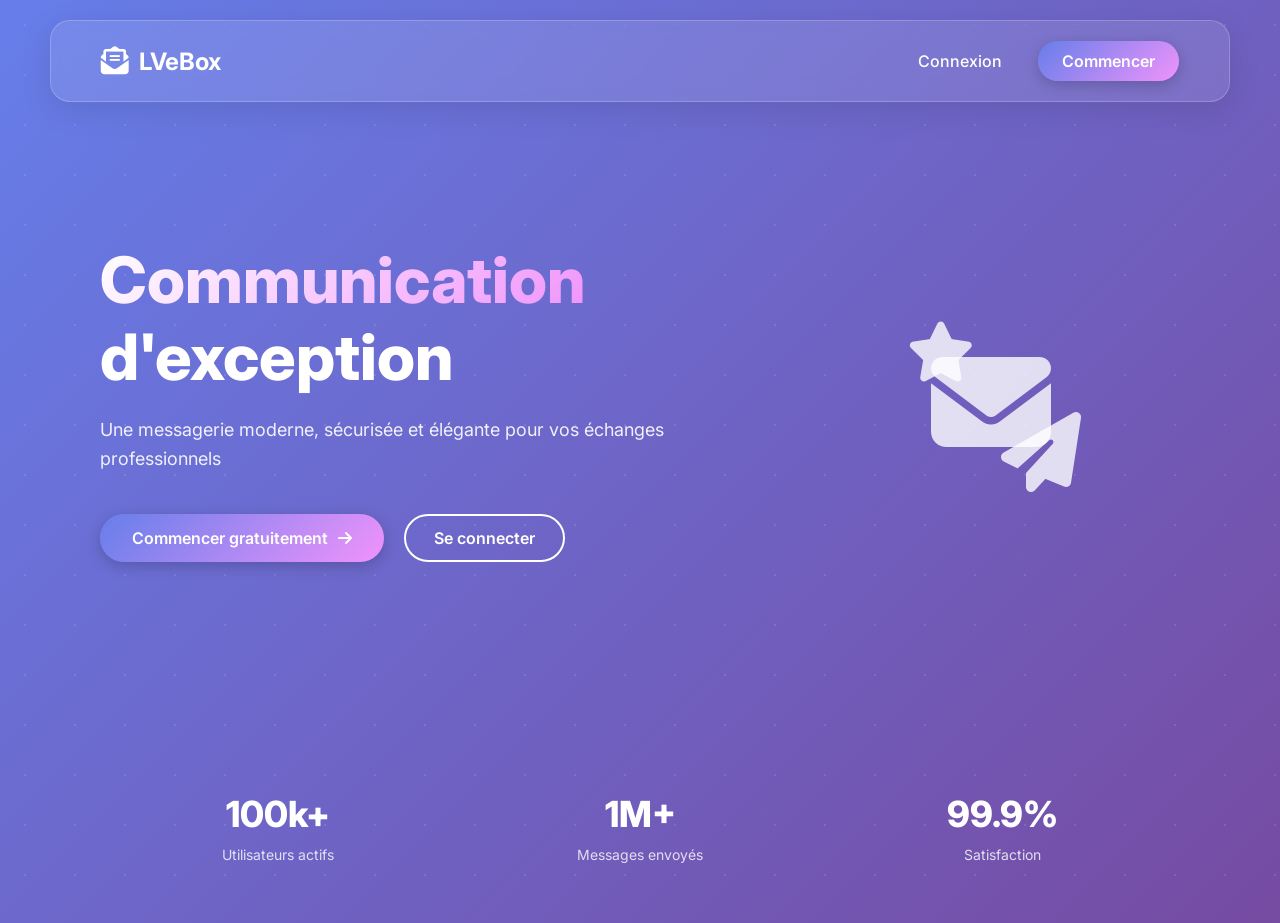
<file: index.html>
<!DOCTYPE html>
<html lang="fr">
<head>
    <meta charset="UTF-8">
    <meta name="viewport" content="width=device-width, initial-scale=1.0">
    <title>LVeBox - Messagerie Premium</title>
    <link rel="stylesheet" href="style.css">
    <link href="https://fonts.googleapis.com/css2?family=Inter:wght@300;400;500;600;700;800&display=swap" rel="stylesheet">
    <link rel="stylesheet" href="https://cdnjs.cloudflare.com/ajax/libs/font-awesome/6.4.0/css/all.min.css">
</head>
<body>
    <div class="hero-section">
        <div class="animated-bg"></div>
        <nav class="navbar glassmorphism">
            <div class="nav-brand">
                <i class="fas fa-envelope-open-text"></i>
                <span>LVeBox</span>
            </div>
            <div class="nav-links">
                <a href="login.html" class="nav-link">Connexion</a>
                <a href="register.html" class="btn-glow">Commencer</a>
            </div>
        </nav>
        
        <div class="hero-content">
            <div class="hero-text">
                <h1 class="fade-up">
                    <span class="gradient-text">Communication</span><br>
                    d'exception
                </h1>
                <p class="fade-up delay-1">Une messagerie moderne, sécurisée et élégante pour vos échanges professionnels</p>
                <div class="hero-buttons fade-up delay-2">
                    <a href="register.html" class="btn-primary">
                        <span>Commencer gratuitement</span>
                        <i class="fas fa-arrow-right"></i>
                    </a>
                    <a href="login.html" class="btn-outline">Se connecter</a>
                </div>
            </div>
            <div class="hero-illustration float-animation">
                <i class="fas fa-envelope"></i>
                <i class="fas fa-paper-plane"></i>
                <i class="fas fa-star"></i>
            </div>
        </div>
        
        <div class="stats">
            <div class="stat-item">
                <h3>100k+</h3>
                <p>Utilisateurs actifs</p>
            </div>
            <div class="stat-item">
                <h3>1M+</h3>
                <p>Messages envoyés</p>
            </div>
            <div class="stat-item">
                <h3>99.9%</h3>
                <p>Satisfaction</p>
            </div>
        </div>
    </div>
    
    <script src="script.js"></script>
</body>
</html>
</file>
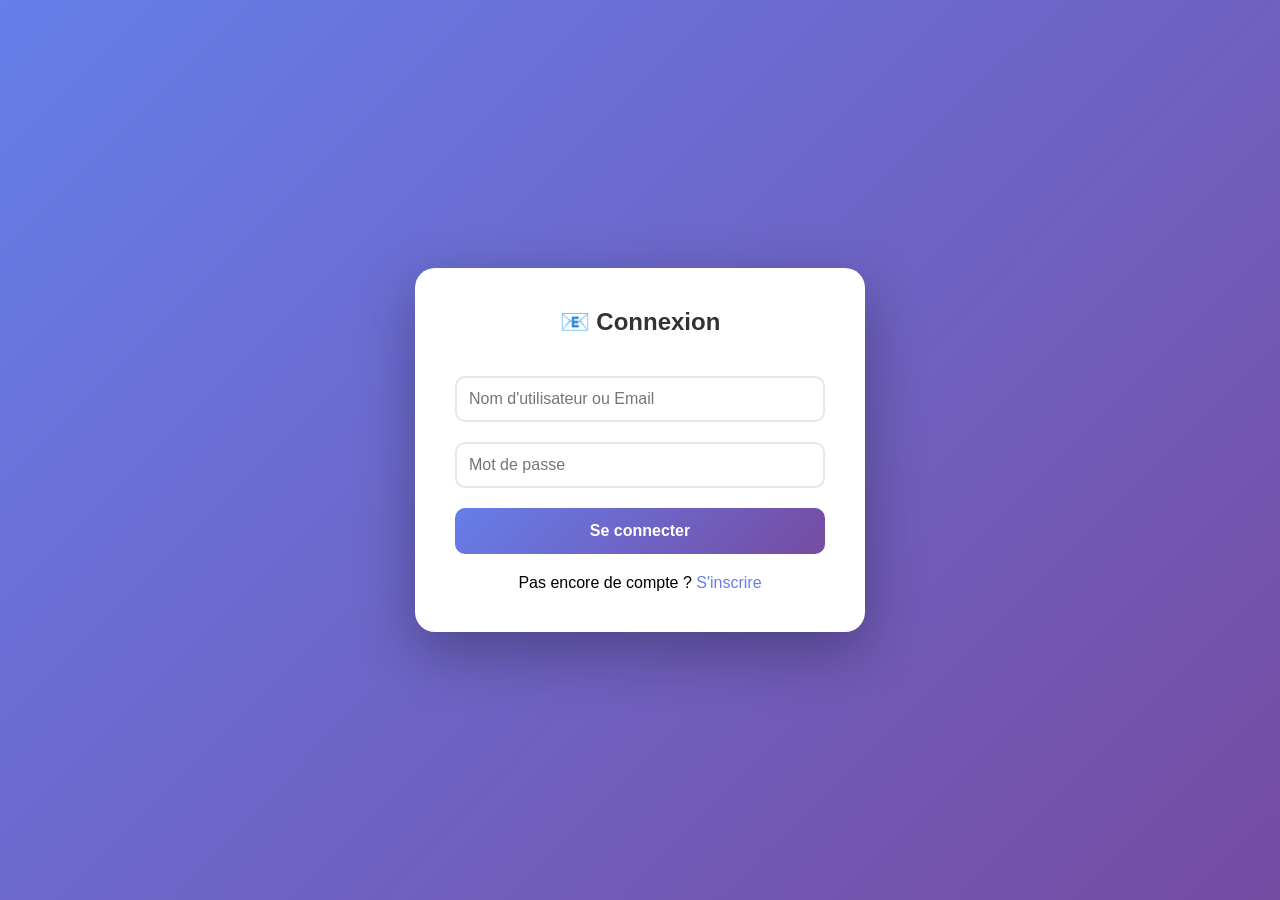
<file: dashboard.html>
<!DOCTYPE html>
<html lang="fr">
<head>
    <meta charset="UTF-8">
    <meta name="viewport" content="width=device-width, initial-scale=1.0">
    <title>Dashboard - NexusMail</title>
    <style>
        * { margin: 0; padding: 0; box-sizing: border-box; }
        body {
            font-family: Arial, sans-serif;
            background: #f0f2f5;
        }
        .header {
            background: white;
            padding: 15px 30px;
            display: flex;
            justify-content: space-between;
            align-items: center;
            box-shadow: 0 2px 5px rgba(0,0,0,0.1);
        }
        .logo {
            font-size: 24px;
            font-weight: bold;
            background: linear-gradient(135deg, #667eea, #764ba2);
            -webkit-background-clip: text;
            background-clip: text;
            color: transparent;
        }
        .logout-btn {
            background: #e53e3e;
            color: white;
            border: none;
            padding: 8px 20px;
            border-radius: 8px;
            cursor: pointer;
        }
        .container {
            max-width: 900px;
            margin: 30px auto;
            padding: 0 20px;
        }
        .nav {
            background: white;
            padding: 15px;
            border-radius: 12px;
            margin-bottom: 20px;
            display: flex;
            gap: 10px;
            flex-wrap: wrap;
        }
        .nav button {
            padding: 10px 20px;
            background: #e2e8f0;
            border: none;
            border-radius: 8px;
            cursor: pointer;
            font-weight: bold;
        }
        .nav button:hover {
            background: #667eea;
            color: white;
        }
        .content {
            background: white;
            border-radius: 12px;
            padding: 30px;
            min-height: 400px;
        }
        .message-item {
            padding: 15px;
            border-bottom: 1px solid #e2e8f0;
            cursor: pointer;
            transition: background 0.3s;
        }
        .message-item:hover {
            background: #f7fafc;
        }
        .message-item.unread {
            background: #ebf8ff;
            border-left: 4px solid #667eea;
        }
        .form-group {
            margin-bottom: 15px;
        }
        .form-group label {
            display: block;
            margin-bottom: 5px;
            font-weight: bold;
        }
        .form-group input, .form-group select, .form-group textarea {
            width: 100%;
            padding: 10px;
            border: 2px solid #e2e8f0;
            border-radius: 8px;
        }
        .btn {
            background: #667eea;
            color: white;
            padding: 10px 20px;
            border: none;
            border-radius: 8px;
            cursor: pointer;
            margin-right: 10px;
        }
        .spinner {
            text-align: center;
            padding: 50px;
            color: #666;
        }
        .back-btn {
            background: #718096;
        }
    </style>
</head>
<body>
    <div class="header">
        <div class="logo">📧 NexusMail</div>
        <button class="logout-btn" onclick="logout()">Déconnexion</button>
    </div>
    
    <div class="container">
        <div class="nav">
            <button onclick="loadMessages('inbox')">📥 Boîte de réception</button>
            <button onclick="loadMessages('sent')">📤 Messages envoyés</button>
            <button onclick="showNewMessage()">✏️ Nouveau message</button>
        </div>
        
        <div class="content" id="contentArea">
            <div class="spinner">Chargement...</div>
        </div>
    </div>

    <script>
        let currentUser = null;
        
        // Vérifier la session
        async function checkSession() {
            try {
                const res = await fetch('backend.php?action=check_session');
                const data = await res.json();
                
                if (!data.success) {
                    window.location.href = 'login.html';
                } else {
                    currentUser = data.data;
                    loadMessages('inbox');
                }
            } catch(e) {
                window.location.href = 'login.html';
            }
        }
        
        // Charger les messages
        async function loadMessages(type) {
            const content = document.getElementById('contentArea');
            content.innerHTML = '<div class="spinner">Chargement...</div>';
            
            try {
                const res = await fetch(`backend.php?action=get_messages&type=${type}`);
                const data = await res.json();
                
                if (data.success && data.data.length > 0) {
                    let html = '';
                    for (const msg of data.data) {
                        const date = new Date(msg.created_at).toLocaleString();
                        const other = type === 'inbox' ? msg.sender_name : msg.receiver_name;
                        const unread = !msg.is_read && type === 'inbox';
                        
                        html += `
                            <div class="message-item ${unread ? 'unread' : ''}" onclick="viewMessage(${msg.id})">
                                <strong>${other}</strong> - ${date}<br>
                                <strong>Sujet:</strong> ${msg.subject || 'Sans sujet'}<br>
                                <small>${msg.content.substring(0, 100)}...</small>
                            </div>
                        `;
                    }
                    content.innerHTML = html;
                } else {
                    content.innerHTML = '<p>Aucun message à afficher.</p>';
                }
            } catch(e) {
                content.innerHTML = '<p>Erreur de chargement.</p>';
            }
        }
        
        // Voir un message
        async function viewMessage(id) {
            const content = document.getElementById('contentArea');
            content.innerHTML = '<div class="spinner">Chargement...</div>';
            
            try {
                const res = await fetch(`backend.php?action=read_message&id=${id}`);
                const data = await res.json();
                
                if (data.success) {
                    const msg = data.data;
                    const date = new Date(msg.created_at).toLocaleString();
                    
                    content.innerHTML = `
                        <h3>${msg.subject || 'Sans sujet'}</h3>
                        <p><strong>De :</strong> ${msg.sender_name}</p>
                        <p><strong>À :</strong> ${msg.receiver_name}</p>
                        <p><strong>Date :</strong> ${date}</p>
                        <hr>
                        <div style="margin: 20px 0;">${msg.content.replace(/\n/g, '<br>')}</div>
                        <button class="btn back-btn" onclick="loadMessages('inbox')">← Retour</button>
                    `;
                }
            } catch(e) {
                content.innerHTML = '<p>Erreur de chargement.</p>';
            }
        }
        
        // Nouveau message
        async function showNewMessage() {
            // Récupérer les utilisateurs
            const res = await fetch('backend.php?action=get_users');
            const data = await res.json();
            
            let usersHtml = '<option value="">Sélectionner...</option>';
            if (data.success) {
                data.data.forEach(u => {
                    usersHtml += `<option value="${u.username}">${u.username}</option>`;
                });
            }
            
            const content = document.getElementById('contentArea');
            content.innerHTML = `
                <h3>✏️ Nouveau message</h3>
                <form id="messageForm">
                    <div class="form-group">
                        <label>Destinataire</label>
                        <select id="to_username" required>${usersHtml}</select>
                    </div>
                    <div class="form-group">
                        <label>Sujet</label>
                        <input type="text" id="subject">
                    </div>
                    <div class="form-group">
                        <label>Message</label>
                        <textarea id="content" rows="6" required></textarea>
                    </div>
                    <button type="submit" class="btn">Envoyer</button>
                    <button type="button" class="btn back-btn" onclick="loadMessages('inbox')">Annuler</button>
                </form>
                <div id="msgResult" style="margin-top: 15px;"></div>
            `;
            
            document.getElementById('messageForm').addEventListener('submit', async (e) => {
                e.preventDefault();
                
                const to = document.getElementById('to_username').value;
                const subject = document.getElementById('subject').value;
                const content = document.getElementById('content').value;
                
                const sendRes = await fetch('backend.php?action=send_message', {
                    method: 'POST',
                    headers: { 'Content-Type': 'application/json' },
                    body: JSON.stringify({
                        to_username: to,
                        subject: subject,
                        content: content,
                        attachments: []
                    })
                });
                
                const sendData = await sendRes.json();
                const resultDiv = document.getElementById('msgResult');
                
                if (sendData.success) {
                    resultDiv.innerHTML = '<div style="color: green;">✅ Message envoyé !</div>';
                    setTimeout(() => loadMessages('sent'), 1500);
                } else {
                    resultDiv.innerHTML = '<div style="color: red;">❌ ' + sendData.message + '</div>';
                }
            });
        }
        
        // Déconnexion
        async function logout() {
            await fetch('backend.php?action=logout');
            window.location.href = 'login.html';
        }
        
        // Démarrer
        checkSession();
    </script>
</body>
</html>
</file>
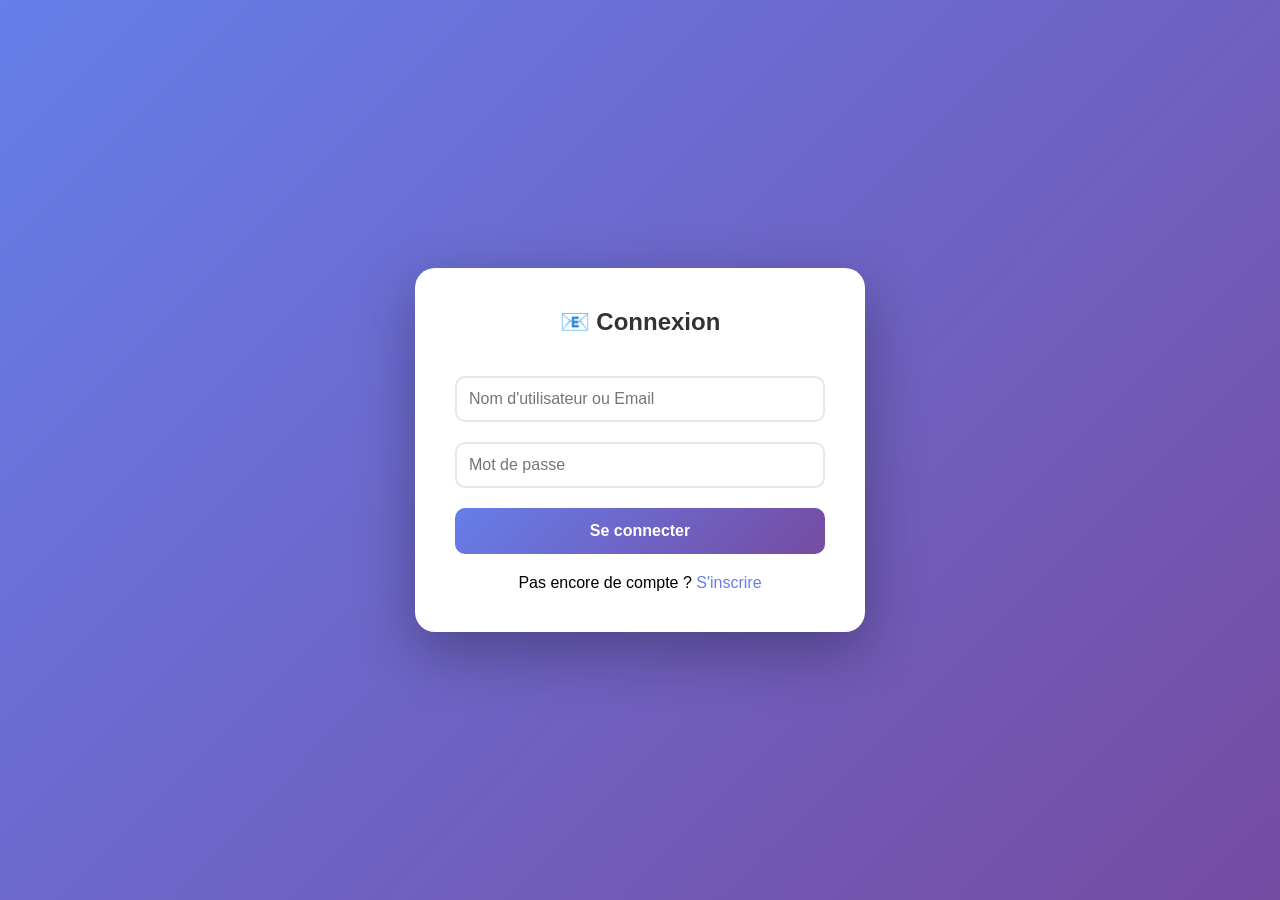
<file: login.html>
<!DOCTYPE html>
<html lang="fr">
<head>
    <meta charset="UTF-8">
    <meta name="viewport" content="width=device-width, initial-scale=1.0">
    <title>Connexion - NexusMail</title>
    <style>
        * { margin: 0; padding: 0; box-sizing: border-box; }
        body {
            font-family: Arial, sans-serif;
            background: linear-gradient(135deg, #667eea 0%, #764ba2 100%);
            min-height: 100vh;
            display: flex;
            align-items: center;
            justify-content: center;
            padding: 20px;
        }
        .container {
            background: white;
            border-radius: 20px;
            padding: 40px;
            width: 100%;
            max-width: 450px;
            box-shadow: 0 20px 60px rgba(0,0,0,0.3);
        }
        h2 { text-align: center; margin-bottom: 30px; color: #333; }
        input {
            width: 100%;
            padding: 12px;
            margin: 10px 0;
            border: 2px solid #e2e8f0;
            border-radius: 10px;
            font-size: 16px;
        }
        input:focus {
            outline: none;
            border-color: #667eea;
        }
        button {
            width: 100%;
            padding: 14px;
            background: linear-gradient(135deg, #667eea, #764ba2);
            color: white;
            border: none;
            border-radius: 10px;
            font-size: 16px;
            font-weight: bold;
            cursor: pointer;
            margin-top: 10px;
        }
        button:hover {
            transform: translateY(-2px);
        }
        .message {
            margin-top: 20px;
            padding: 12px;
            border-radius: 10px;
            text-align: center;
        }
        .success { background: #c6f6d5; color: #22543d; }
        .error { background: #fed7d7; color: #742a2a; }
        .footer { text-align: center; margin-top: 20px; }
        .footer a { color: #667eea; text-decoration: none; }
    </style>
</head>
<body>
    <div class="container">
        <h2>📧 Connexion</h2>
        <form id="loginForm">
            <input type="text" id="username" placeholder="Nom d'utilisateur ou Email" required>
            <input type="password" id="password" placeholder="Mot de passe" required>
            <button type="submit">Se connecter</button>
        </form>
        <div id="message"></div>
        <div class="footer">
            Pas encore de compte ? <a href="register.html">S'inscrire</a>
        </div>
    </div>

    <script>
        document.getElementById('loginForm').addEventListener('submit', async function(e) {
            e.preventDefault();
            
            const username = document.getElementById('username').value;
            const password = document.getElementById('password').value;
            
            const messageDiv = document.getElementById('message');
            messageDiv.innerHTML = '<div class="message">⏳ Connexion en cours...</div>';
            
            try {
                const response = await fetch('backend.php?action=login', {
                    method: 'POST',
                    headers: { 'Content-Type': 'application/json' },
                    body: JSON.stringify({
                        username: username,
                        password: password
                    })
                });
                
                const result = await response.json();
                
                if (result.success) {
                    messageDiv.innerHTML = '<div class="message success">✅ ' + result.message + '</div>';
                    setTimeout(() => {
                        window.location.href = 'dashboard.html';
                    }, 1000);
                } else {
                    messageDiv.innerHTML = '<div class="message error">❌ ' + result.message + '</div>';
                }
            } catch(error) {
                messageDiv.innerHTML = '<div class="message error">❌ Erreur de connexion au serveur</div>';
            }
        });
    </script>
</body>
</html>
</file>
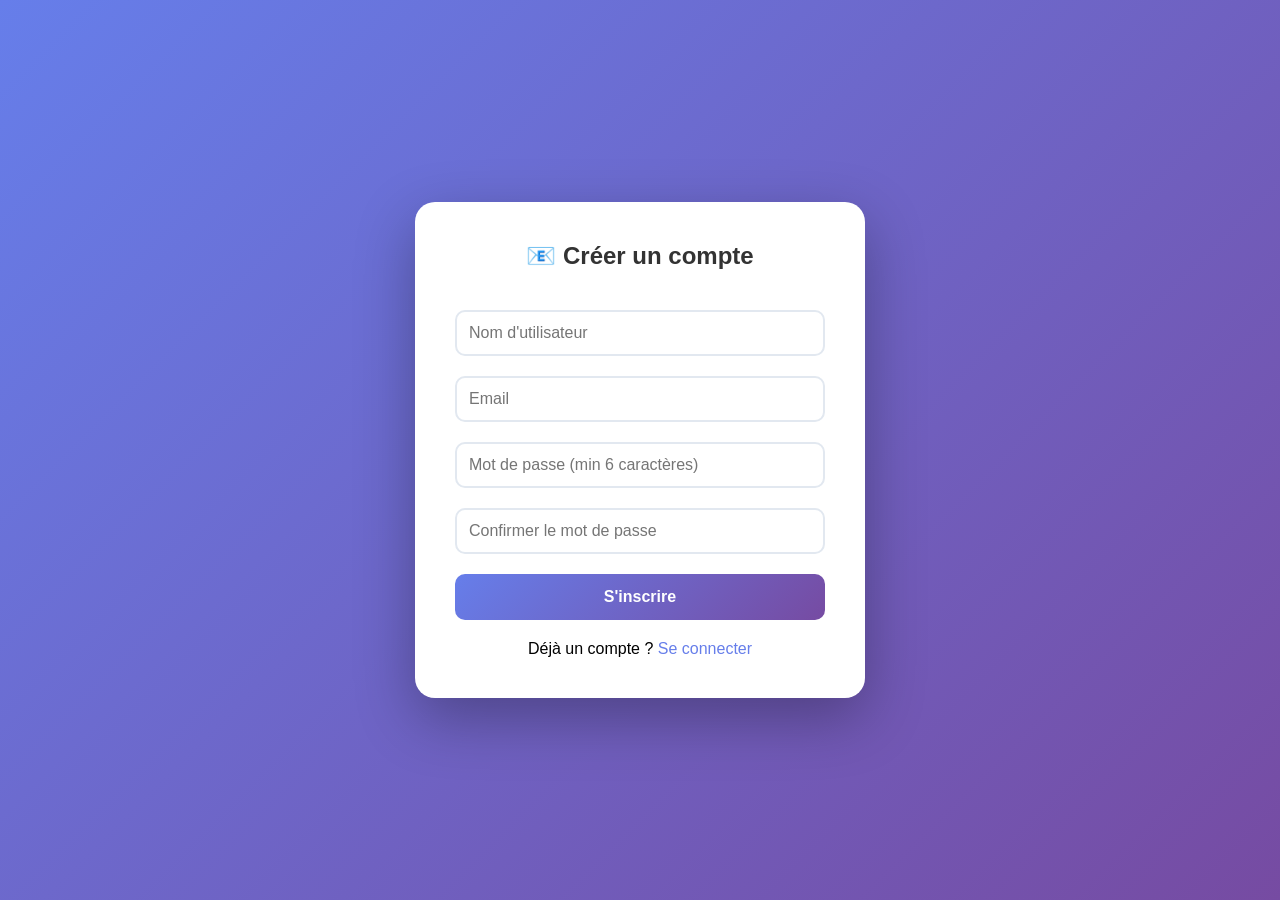
<file: register.html>
<!DOCTYPE html>
<html lang="fr">
<head>
    <meta charset="UTF-8">
    <meta name="viewport" content="width=device-width, initial-scale=1.0">
    <title>Inscription - NexusMail</title>
    <style>
        * { margin: 0; padding: 0; box-sizing: border-box; }
        body {
            font-family: Arial, sans-serif;
            background: linear-gradient(135deg, #667eea 0%, #764ba2 100%);
            min-height: 100vh;
            display: flex;
            align-items: center;
            justify-content: center;
            padding: 20px;
        }
        .container {
            background: white;
            border-radius: 20px;
            padding: 40px;
            width: 100%;
            max-width: 450px;
            box-shadow: 0 20px 60px rgba(0,0,0,0.3);
        }
        h2 { text-align: center; margin-bottom: 30px; color: #333; }
        input {
            width: 100%;
            padding: 12px;
            margin: 10px 0;
            border: 2px solid #e2e8f0;
            border-radius: 10px;
            font-size: 16px;
        }
        input:focus {
            outline: none;
            border-color: #667eea;
        }
        button {
            width: 100%;
            padding: 14px;
            background: linear-gradient(135deg, #667eea, #764ba2);
            color: white;
            border: none;
            border-radius: 10px;
            font-size: 16px;
            font-weight: bold;
            cursor: pointer;
            margin-top: 10px;
        }
        button:hover {
            transform: translateY(-2px);
        }
        .message {
            margin-top: 20px;
            padding: 12px;
            border-radius: 10px;
            text-align: center;
        }
        .success { background: #c6f6d5; color: #22543d; }
        .error { background: #fed7d7; color: #742a2a; }
        .footer { text-align: center; margin-top: 20px; }
        .footer a { color: #667eea; text-decoration: none; }
    </style>
</head>
<body>
    <div class="container">
        <h2>📧 Créer un compte</h2>
        <form id="registerForm">
            <input type="text" id="username" placeholder="Nom d'utilisateur" required>
            <input type="email" id="email" placeholder="Email" required>
            <input type="password" id="password" placeholder="Mot de passe (min 6 caractères)" required>
            <input type="password" id="confirm_password" placeholder="Confirmer le mot de passe" required>
            <button type="submit">S'inscrire</button>
        </form>
        <div id="message"></div>
        <div class="footer">
            Déjà un compte ? <a href="login.html">Se connecter</a>
        </div>
    </div>

    <script>
        document.getElementById('registerForm').addEventListener('submit', async function(e) {
            e.preventDefault();
            
            const username = document.getElementById('username').value;
            const email = document.getElementById('email').value;
            const password = document.getElementById('password').value;
            const confirm = document.getElementById('confirm_password').value;
            
            const messageDiv = document.getElementById('message');
            
            if (password !== confirm) {
                messageDiv.innerHTML = '<div class="message error">❌ Les mots de passe ne correspondent pas</div>';
                return;
            }
            
            if (password.length < 6) {
                messageDiv.innerHTML = '<div class="message error">❌ Le mot de passe doit contenir au moins 6 caractères</div>';
                return;
            }
            
            messageDiv.innerHTML = '<div class="message">⏳ Inscription en cours...</div>';
            
            try {
                const response = await fetch('backend.php?action=register', {
                    method: 'POST',
                    headers: { 'Content-Type': 'application/json' },
                    body: JSON.stringify({
                        username: username,
                        email: email,
                        password: password,
                        confirm_password: confirm
                    })
                });
                
                const result = await response.json();
                
                if (result.success) {
                    messageDiv.innerHTML = '<div class="message success">✅ ' + result.message + '</div>';
                    setTimeout(() => {
                        window.location.href = 'login.html';
                    }, 2000);
                } else {
                    messageDiv.innerHTML = '<div class="message error">❌ ' + result.message + '</div>';
                }
            } catch(error) {
                messageDiv.innerHTML = '<div class="message error">❌ Erreur de connexion au serveur</div>';
            }
        });
    </script>
</body>
</html>
</file>
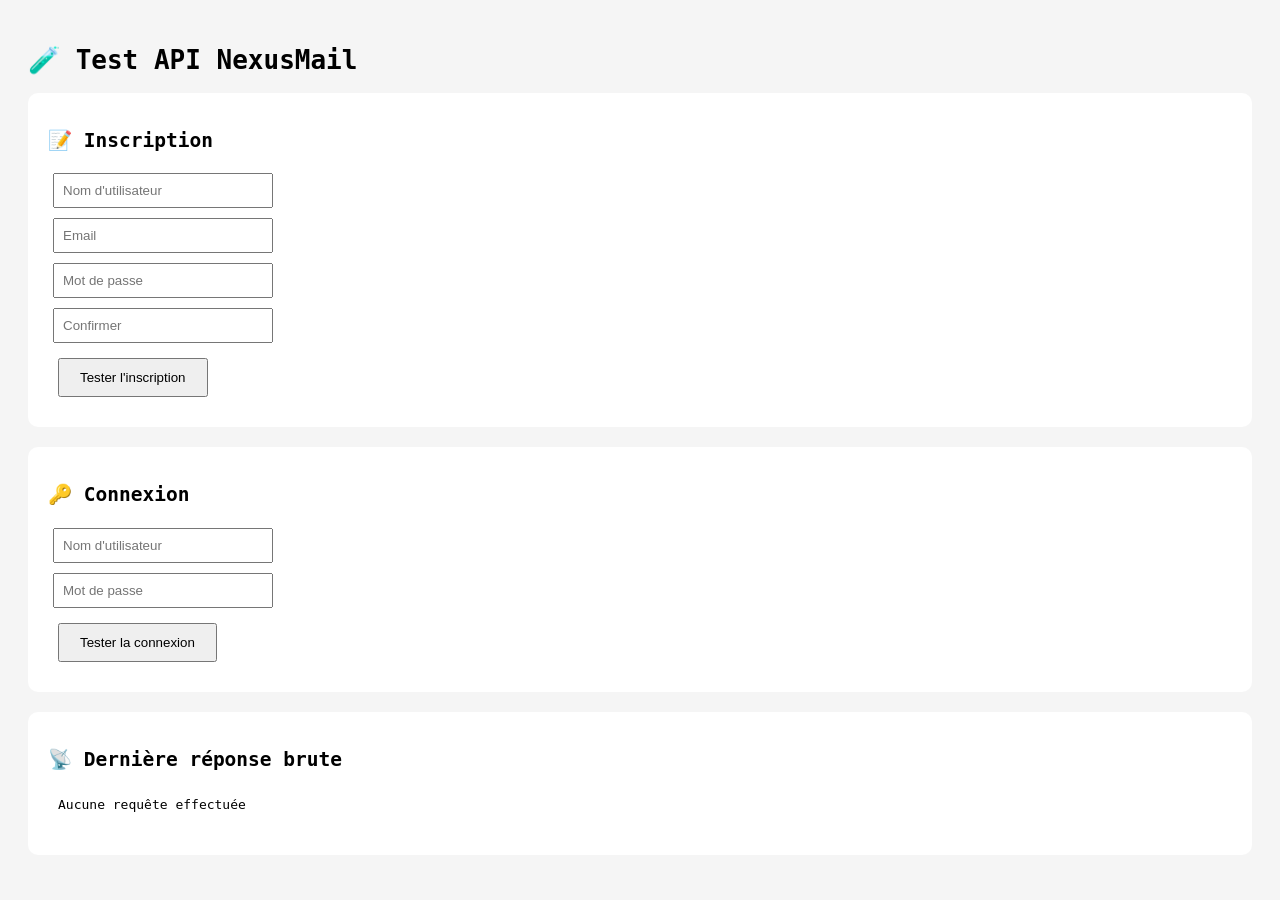
<file: test_api.html>
<!DOCTYPE html>
<html>
<head>
    <title>Test API NexusMail</title>
    <meta charset="UTF-8">
    <style>
        body { font-family: monospace; padding: 20px; background: #f5f5f5; }
        .success { color: green; }
        .error { color: red; }
        pre { background: white; padding: 10px; border-radius: 5px; overflow-x: auto; }
        button { padding: 10px 20px; margin: 10px; cursor: pointer; }
        input { padding: 8px; margin: 5px; width: 200px; }
    </style>
</head>
<body>
    <h1>🧪 Test API NexusMail</h1>
    
    <div style="background: white; padding: 20px; border-radius: 10px; margin-bottom: 20px;">
        <h2>📝 Inscription</h2>
        <input type="text" id="regUsername" placeholder="Nom d'utilisateur"><br>
        <input type="email" id="regEmail" placeholder="Email"><br>
        <input type="password" id="regPassword" placeholder="Mot de passe"><br>
        <input type="password" id="regConfirm" placeholder="Confirmer"><br>
        <button onclick="testRegister()">Tester l'inscription</button>
        <div id="regResult"></div>
    </div>
    
    <div style="background: white; padding: 20px; border-radius: 10px; margin-bottom: 20px;">
        <h2>🔑 Connexion</h2>
        <input type="text" id="loginUsername" placeholder="Nom d'utilisateur"><br>
        <input type="password" id="loginPassword" placeholder="Mot de passe"><br>
        <button onclick="testLogin()">Tester la connexion</button>
        <div id="loginResult"></div>
    </div>
    
    <div style="background: white; padding: 20px; border-radius: 10px;">
        <h2>📡 Dernière réponse brute</h2>
        <pre id="rawResponse">Aucune requête effectuée</pre>
    </div>
    
    <script>
        async function testRegister() {
            const username = document.getElementById('regUsername').value;
            const email = document.getElementById('regEmail').value;
            const password = document.getElementById('regPassword').value;
            const confirm = document.getElementById('regConfirm').value;
            
            if (!username || !email || !password) {
                document.getElementById('regResult').innerHTML = '<p class="error">❌ Remplissez tous les champs</p>';
                return;
            }
            
            if (password !== confirm) {
                document.getElementById('regResult').innerHTML = '<p class="error">❌ Les mots de passe ne correspondent pas</p>';
                return;
            }
            
            const data = { username, email, password, confirm_password: confirm };
            
            try {
                const response = await fetch('backend.php?action=register', {
                    method: 'POST',
                    headers: { 'Content-Type': 'application/json' },
                    body: JSON.stringify(data)
                });
                
                const raw = await response.text();
                document.getElementById('rawResponse').textContent = raw;
                
                let result;
                try {
                    result = JSON.parse(raw);
                } catch(e) {
                    document.getElementById('regResult').innerHTML = '<p class="error">❌ Réponse non JSON: ' + raw.substring(0, 200) + '</p>';
                    return;
                }
                
                if (result.success) {
                    document.getElementById('regResult').innerHTML = '<p class="success">✅ ' + result.message + '</p>';
                } else {
                    document.getElementById('regResult').innerHTML = '<p class="error">❌ ' + result.message + '</p>';
                }
            } catch(error) {
                document.getElementById('regResult').innerHTML = '<p class="error">❌ Erreur: ' + error.message + '</p>';
            }
        }
        
        async function testLogin() {
            const username = document.getElementById('loginUsername').value;
            const password = document.getElementById('loginPassword').value;
            
            if (!username || !password) {
                document.getElementById('loginResult').innerHTML = '<p class="error">❌ Remplissez tous les champs</p>';
                return;
            }
            
            const data = { username, password };
            
            try {
                const response = await fetch('backend.php?action=login', {
                    method: 'POST',
                    headers: { 'Content-Type': 'application/json' },
                    body: JSON.stringify(data)
                });
                
                const raw = await response.text();
                document.getElementById('rawResponse').textContent = raw;
                
                let result;
                try {
                    result = JSON.parse(raw);
                } catch(e) {
                    document.getElementById('loginResult').innerHTML = '<p class="error">❌ Réponse non JSON: ' + raw.substring(0, 200) + '</p>';
                    return;
                }
                
                if (result.success) {
                    document.getElementById('loginResult').innerHTML = '<p class="success">✅ ' + result.message + '<br>👤 Utilisateur: ' + (result.data?.username || 'OK') + '</p>';
                } else {
                    document.getElementById('loginResult').innerHTML = '<p class="error">❌ ' + result.message + '</p>';
                }
            } catch(error) {
                document.getElementById('loginResult').innerHTML = '<p class="error">❌ Erreur: ' + error.message + '</p>';
            }
        }
    </script>
</body>
</html>
</file>
<file: style.css>
* {
    margin: 0;
    padding: 0;
    box-sizing: border-box;
}

:root {
    --primary: #667eea;
    --primary-dark: #5a67d8;
    --secondary: #f093fb;
    --accent: #4facfe;
    --dark: #1a202c;
    --dark-light: #2d3748;
    --success: #48bb78;
    --danger: #f56565;
    --warning: #ed8936;
    --light: #f7fafc;
    --gray: #a0aec0;
}

body {
    font-family: 'Inter', sans-serif;
    background: linear-gradient(135deg, #667eea 0%, #764ba2 100%);
    overflow-x: hidden;
}

/* Animations */
@keyframes fadeUp {
    from {
        opacity: 0;
        transform: translateY(30px);
    }
    to {
        opacity: 1;
        transform: translateY(0);
    }
}

@keyframes slideInLeft {
    from {
        opacity: 0;
        transform: translateX(-50px);
    }
    to {
        opacity: 1;
        transform: translateX(0);
    }
}

@keyframes slideInRight {
    from {
        opacity: 0;
        transform: translateX(50px);
    }
    to {
        opacity: 1;
        transform: translateX(0);
    }
}

@keyframes float {
    0%, 100% { transform: translateY(0px); }
    50% { transform: translateY(-20px); }
}

@keyframes pulse {
    0%, 100% { transform: scale(1); }
    50% { transform: scale(1.05); }
}

@keyframes spin {
    to { transform: rotate(360deg); }
}

.fade-up {
    animation: fadeUp 0.8s ease-out forwards;
    opacity: 0;
}

.delay-1 { animation-delay: 0.2s; }
.delay-2 { animation-delay: 0.4s; }
.delay-3 { animation-delay: 0.6s; }

.slide-in-left {
    animation: slideInLeft 0.8s ease-out forwards;
}

.slide-in-right {
    animation: slideInRight 0.8s ease-out forwards;
}

/* Glassmorphism */
.glassmorphism {
    background: rgba(255, 255, 255, 0.1);
    backdrop-filter: blur(10px);
    border-radius: 20px;
    border: 1px solid rgba(255, 255, 255, 0.2);
    box-shadow: 0 8px 32px rgba(0, 0, 0, 0.1);
}

/* Hero Section */
.hero-section {
    min-height: 100vh;
    position: relative;
    overflow: hidden;
}

.animated-bg {
    position: absolute;
    width: 100%;
    height: 100%;
    background: linear-gradient(135deg, #667eea 0%, #764ba2 100%);
    z-index: -2;
}

.animated-bg::before {
    content: '';
    position: absolute;
    width: 200%;
    height: 200%;
    background: radial-gradient(circle, rgba(255,255,255,0.1) 1px, transparent 1px);
    background-size: 50px 50px;
    animation: moveBg 20s linear infinite;
}

@keyframes moveBg {
    from { transform: translate(0, 0); }
    to { transform: translate(50px, 50px); }
}

/* Navbar */
.navbar {
    display: flex;
    justify-content: space-between;
    align-items: center;
    padding: 20px 50px;
    margin: 20px 50px;
    animation: fadeUp 0.8s ease-out;
}

.nav-brand {
    display: flex;
    align-items: center;
    gap: 10px;
    font-size: 24px;
    font-weight: 700;
    color: white;
}

.nav-brand i {
    font-size: 28px;
}

.nav-links {
    display: flex;
    gap: 20px;
    align-items: center;
}

.nav-link {
    color: white;
    text-decoration: none;
    font-weight: 500;
    transition: all 0.3s;
    padding: 8px 16px;
    border-radius: 10px;
}

.nav-link:hover {
    background: rgba(255, 255, 255, 0.1);
    transform: translateY(-2px);
}

.btn-glow {
    background: linear-gradient(135deg, var(--primary), var(--secondary));
    color: white;
    padding: 10px 24px;
    border-radius: 25px;
    text-decoration: none;
    font-weight: 600;
    transition: all 0.3s;
    box-shadow: 0 4px 15px rgba(0, 0, 0, 0.2);
}

.btn-glow:hover {
    transform: translateY(-2px);
    box-shadow: 0 6px 20px rgba(0, 0, 0, 0.3);
    animation: pulse 0.5s ease;
}

/* Hero Content */
.hero-content {
    display: flex;
    justify-content: space-between;
    align-items: center;
    padding: 80px 100px;
    gap: 50px;
}

.hero-text h1 {
    font-size: 64px;
    font-weight: 800;
    line-height: 1.2;
    margin-bottom: 20px;
    color: white;
}

.gradient-text {
    background: linear-gradient(135deg, #fff, #f093fb);
    -webkit-background-clip: text;
    background-clip: text;
    color: transparent;
}

.hero-text p {
    font-size: 18px;
    color: rgba(255, 255, 255, 0.9);
    margin-bottom: 40px;
    line-height: 1.6;
}

.hero-buttons {
    display: flex;
    gap: 20px;
}

.btn-primary {
    background: linear-gradient(135deg, var(--primary), var(--secondary));
    color: white;
    padding: 14px 32px;
    border-radius: 50px;
    text-decoration: none;
    font-weight: 600;
    display: inline-flex;
    align-items: center;
    gap: 10px;
    transition: all 0.3s;
    box-shadow: 0 4px 15px rgba(0, 0, 0, 0.2);
}

.btn-primary:hover {
    transform: translateY(-2px);
    box-shadow: 0 6px 25px rgba(0, 0, 0, 0.3);
    gap: 15px;
}

.btn-outline {
    background: transparent;
    border: 2px solid white;
    color: white;
    padding: 12px 28px;
    border-radius: 50px;
    text-decoration: none;
    font-weight: 600;
    transition: all 0.3s;
}

.btn-outline:hover {
    background: white;
    color: var(--primary);
    transform: translateY(-2px);
}

/* Hero Illustration */
.hero-illustration {
    position: relative;
    width: 400px;
    height: 400px;
    display: flex;
    justify-content: center;
    align-items: center;
}

.float-animation {
    animation: float 3s ease-in-out infinite;
}

.hero-illustration i {
    position: absolute;
    font-size: 80px;
    color: white;
    opacity: 0.8;
}

.hero-illustration i:first-child {
    font-size: 120px;
    animation: pulse 2s ease-in-out infinite;
}

.hero-illustration i:nth-child(2) {
    transform: translate(50px, 50px);
    animation: float 2.5s ease-in-out infinite;
}

.hero-illustration i:last-child {
    transform: translate(-50px, -50px);
    font-size: 60px;
    animation: pulse 1.5s ease-in-out infinite;
}

/* Stats */
.stats {
    display: flex;
    justify-content: space-around;
    padding: 60px 100px;
    margin-top: 50px;
}

.stat-item {
    text-align: center;
    animation: fadeUp 0.8s ease-out;
    animation-delay: 0.6s;
    opacity: 0;
    animation-fill-mode: forwards;
}

.stat-item h3 {
    font-size: 36px;
    font-weight: 800;
    color: white;
    margin-bottom: 10px;
}

.stat-item p {
    color: rgba(255, 255, 255, 0.8);
    font-size: 14px;
}

/* Auth Pages */
.auth-page {
    min-height: 100vh;
    display: flex;
    align-items: center;
    justify-content: center;
    padding: 20px;
}

.auth-container {
    display: flex;
    max-width: 1200px;
    width: 100%;
    gap: 30px;
}

.auth-card {
    flex: 1;
    padding: 50px;
    background: rgba(255, 255, 255, 0.95);
    backdrop-filter: blur(10px);
}

.auth-header {
    text-align: center;
    margin-bottom: 40px;
}

.logo {
    display: inline-flex;
    align-items: center;
    gap: 10px;
    font-size: 24px;
    font-weight: 700;
    color: var(--primary);
    margin-bottom: 30px;
}

.auth-header h2 {
    font-size: 32px;
    color: var(--dark);
    margin-bottom: 10px;
}

.auth-header p {
    color: var(--gray);
}

/* Input Groups */
.input-group {
    position: relative;
    margin-bottom: 30px;
}

.input-group i {
    position: absolute;
    left: 15px;
    top: 50%;
    transform: translateY(-50%);
    color: var(--gray);
    transition: all 0.3s;
    z-index: 1;
}

.input-group input {
    width: 100%;
    padding: 15px 15px 15px 45px;
    border: 2px solid #e2e8f0;
    border-radius: 12px;
    font-size: 16px;
    transition: all 0.3s;
    background: white;
    font-family: 'Inter', sans-serif;
}

.input-group input:focus {
    outline: none;
    border-color: var(--primary);
}

.input-group input:focus + .input-border {
    transform: scaleX(1);
}

.input-group:focus-within i {
    color: var(--primary);
}

.input-border {
    position: absolute;
    bottom: 0;
    left: 0;
    width: 100%;
    height: 2px;
    background: linear-gradient(90deg, var(--primary), var(--secondary));
    transform: scaleX(0);
    transition: transform 0.3s;
}

.btn-submit {
    width: 100%;
    background: linear-gradient(135deg, var(--primary), var(--secondary));
    color: white;
    border: none;
    padding: 14px;
    border-radius: 12px;
    font-size: 16px;
    font-weight: 600;
    cursor: pointer;
    display: flex;
    align-items: center;
    justify-content: center;
    gap: 10px;
    transition: all 0.3s;
}

.btn-submit:hover {
    transform: translateY(-2px);
    box-shadow: 0 5px 20px rgba(102, 126, 234, 0.4);
    gap: 15px;
}

.auth-decoration {
    flex: 1;
    background: linear-gradient(135deg, var(--primary), var(--secondary));
    border-radius: 30px;
    display: flex;
    align-items: center;
    justify-content: center;
    padding: 50px;
}

.decoration-content {
    text-align: center;
    color: white;
}

.decoration-content i {
    font-size: 80px;
    margin-bottom: 20px;
    animation: float 3s ease-in-out infinite;
}

.decoration-content h3 {
    font-size: 28px;
    margin-bottom: 15px;
}

.decoration-content p {
    font-size: 16px;
    opacity: 0.9;
}

.auth-footer {
    text-align: center;
    margin-top: 30px;
    padding-top: 20px;
    border-top: 1px solid #e2e8f0;
}

.auth-footer a {
    color: var(--primary);
    text-decoration: none;
    font-weight: 600;
}

.message-toast {
    margin-top: 20px;
    padding: 12px;
    border-radius: 10px;
    text-align: center;
    animation: slideInLeft 0.3s ease-out;
    display: none;
}

.message-toast.success {
    display: block;
    background: #c6f6d5;
    color: #22543d;
}

.message-toast.error {
    display: block;
    background: #fed7d7;
    color: #742a2a;
}

/* Dashboard */
.dashboard-body {
    background: #f7fafc;
}

.dashboard-container {
    display: flex;
    height: 100vh;
    overflow: hidden;
}

.sidebar {
    width: 320px;
    background: white;
    display: flex;
    flex-direction: column;
    box-shadow: 2px 0 10px rgba(0, 0, 0, 0.05);
}

.sidebar-header {
    padding: 30px;
    border-bottom: 1px solid #e2e8f0;
}

.user-info {
    display: flex;
    align-items: center;
    gap: 15px;
    margin-top: 20px;
}

.avatar {
    width: 50px;
    height: 50px;
    background: linear-gradient(135deg, var(--primary), var(--secondary));
    border-radius: 50%;
    display: flex;
    align-items: center;
    justify-content: center;
    color: white;
    font-size: 20px;
}

.user-details span {
    font-weight: 600;
    color: var(--dark);
}

.user-details small {
    color: var(--success);
    font-size: 12px;
}

.sidebar-nav {
    flex: 1;
    padding: 20px;
}

.nav-item {
    width: 100%;
    padding: 14px;
    margin-bottom: 10px;
    background: transparent;
    border: none;
    border-radius: 12px;
    display: flex;
    align-items: center;
    gap: 12px;
    font-size: 15px;
    font-weight: 500;
    color: var(--dark);
    cursor: pointer;
    transition: all 0.3s;
    position: relative;
}

.nav-item i {
    font-size: 20px;
    color: var(--gray);
    transition: all 0.3s;
}

.nav-item:hover {
    background: #f7fafc;
    transform: translateX(5px);
}

.nav-item:hover i {
    color: var(--primary);
}

.nav-item.active {
    background: linear-gradient(135deg, var(--primary), var(--secondary));
    color: white;
}

.nav-item.active i {
    color: white;
}

.badge {
    position: absolute;
    right: 14px;
    background: var(--danger);
    color: white;
    padding: 2px 8px;
    border-radius: 10px;
    font-size: 12px;
}

.logout-btn {
    width: calc(100% - 40px);
    margin: 20px;
    padding: 14px;
    background: #f7fafc;
    border: none;
    border-radius: 12px;
    display: flex;
    align-items: center;
    gap: 12px;
    font-size: 15px;
    font-weight: 500;
    color: var(--danger);
    cursor: pointer;
    transition: all 0.3s;
}

.logout-btn:hover {
    background: #fed7d7;
    transform: translateX(5px);
}

/* Main Content */
.main-content {
    flex: 1;
    overflow-y: auto;
    padding: 30px;
}

.content-wrapper {
    max-width: 900px;
    margin: 0 auto;
}

/* Messages */
.messages-list {
    display: flex;
    flex-direction: column;
    gap: 15px;
}

.message-item {
    background: white;
    padding: 20px;
    border-radius: 16px;
    box-shadow: 0 2px 8px rgba(0, 0, 0, 0.05);
    cursor: pointer;
    transition: all 0.3s;
    animation: fadeUp 0.5s ease-out;
}

.message-item:hover {
    transform: translateX(8px);
    box-shadow: 0 4px 20px rgba(0, 0, 0, 0.1);
}

.message-item.unread {
    background: linear-gradient(135deg, #ebf8ff, #e6f7ff);
    border-left: 4px solid var(--primary);
}

.message-header {
    display: flex;
    justify-content: space-between;
    margin-bottom: 10px;
    color: var(--gray);
    font-size: 14px;
}

.message-subject {
    font-weight: 600;
    color: var(--dark);
    margin-bottom: 8px;
}

.message-preview {
    color: var(--gray);
    font-size: 14px;
}

.message-detail {
    background: white;
    padding: 40px;
    border-radius: 20px;
    box-shadow: 0 2px 8px rgba(0, 0, 0, 0.05);
    animation: fadeUp 0.5s ease-out;
}

.message-detail h3 {
    font-size: 24px;
    color: var(--dark);
    margin-bottom: 20px;
}

.message-meta {
    background: #f7fafc;
    padding: 15px;
    border-radius: 12px;
    margin-bottom: 30px;
}

.message-content {
    line-height: 1.8;
    color: #4a5568;
}

/* Form in dashboard */
.form-group {
    margin-bottom: 25px;
}

.form-group label {
    display: block;
    margin-bottom: 8px;
    font-weight: 500;
    color: var(--dark);
}

.form-group input,
.form-group select,
.form-group textarea {
    width: 100%;
    padding: 12px;
    border: 2px solid #e2e8f0;
    border-radius: 12px;
    font-size: 15px;
    transition: all 0.3s;
    font-family: 'Inter', sans-serif;
}

.form-group input:focus,
.form-group select:focus,
.form-group textarea:focus {
    outline: none;
    border-color: var(--primary);
}

.form-group textarea {
    resize: vertical;
    min-height: 150px;
}

/* Loading State */
.loading-state {
    text-align: center;
    padding: 60px;
}

.spinner {
    width: 50px;
    height: 50px;
    border: 3px solid #e2e8f0;
    border-top-color: var(--primary);
    border-radius: 50%;
    margin: 0 auto 20px;
    animation: spin 0.8s linear infinite;
}

/* Toast Notification */
.toast-notification {
    position: fixed;
    bottom: 30px;
    right: 30px;
    padding: 15px 25px;
    background: white;
    border-radius: 12px;
    box-shadow: 0 4px 20px rgba(0, 0, 0, 0.15);
    transform: translateX(400px);
    transition: transform 0.3s;
    z-index: 1000;
}

.toast-notification.show {
    transform: translateX(0);
}

/* Responsive */
@media (max-width: 768px) {
    .hero-content {
        flex-direction: column;
        padding: 40px 20px;
    }
    
    .hero-text h1 {
        font-size: 36px;
    }
    
    .stats {
        flex-direction: column;
        gap: 30px;
        padding: 40px 20px;
    }
    
    .auth-container {
        flex-direction: column;
    }
    
    .dashboard-container {
        flex-direction: column;
    }
    
    .sidebar {
        width: 100%;
        height: auto;
    }
    
    .navbar {
        margin: 10px;
        padding: 15px;
    }
}
/* Ajoutez ces styles aux styles existants */

/* File Upload */
.file-upload-area {
    border: 2px dashed #cbd5e0;
    border-radius: 12px;
    padding: 30px;
    text-align: center;
    cursor: pointer;
    transition: all 0.3s;
    background: #f7fafc;
}

.file-upload-area:hover {
    border-color: var(--primary);
    background: #edf2f7;
}

.file-upload-area i {
    font-size: 48px;
    color: var(--primary);
    margin-bottom: 10px;
}

.attachments-list {
    margin-top: 15px;
}

.attachment-preview {
    display: inline-flex;
    align-items: center;
    gap: 10px;
    background: #edf2f7;
    padding: 8px 12px;
    border-radius: 8px;
    margin: 5px;
    font-size: 14px;
}

.remove-attachment {
    background: none;
    border: none;
    color: var(--danger);
    cursor: pointer;
    padding: 0 5px;
}

.attachment-item {
    display: flex;
    align-items: center;
    justify-content: space-between;
    padding: 12px;
    background: #f7fafc;
    border-radius: 8px;
    margin-bottom: 10px;
    cursor: pointer;
    transition: all 0.3s;
}

.attachment-item:hover {
    background: #edf2f7;
    transform: translateX(5px);
}

.attachment-info {
    flex: 1;
    margin-left: 15px;
}

.attachment-name {
    font-weight: 500;
    color: var(--dark);
}

.attachment-size {
    font-size: 12px;
    color: var(--gray);
}

.download-btn {
    background: none;
    border: none;
    color: var(--primary);
    cursor: pointer;
    font-size: 18px;
}

/* Search Results */
.search-bar {
    position: relative;
    padding: 0 20px 20px;
}

.search-bar input {
    width: 100%;
    padding: 10px 15px 10px 40px;
    border: 2px solid #e2e8f0;
    border-radius: 12px;
    font-size: 14px;
    transition: all 0.3s;
}

.search-bar input:focus {
    outline: none;
    border-color: var(--primary);
}

.search-bar i {
    position: absolute;
    left: 35px;
    top: 12px;
    color: var(--gray);
}

.search-results {
    position: absolute;
    top: 100%;
    left: 20px;
    right: 20px;
    background: white;
    border-radius: 12px;
    box-shadow: 0 4px 20px rgba(0, 0, 0, 0.1);
    z-index: 1000;
    max-height: 300px;
    overflow-y: auto;
    display: none;
}

.search-result-item {
    display: flex;
    align-items: center;
    gap: 12px;
    padding: 12px;
    cursor: pointer;
    transition: all 0.3s;
}

.search-result-item:hover {
    background: #f7fafc;
}

.result-avatar {
    width: 40px;
    height: 40px;
    background: linear-gradient(135deg, var(--primary), var(--secondary));
    border-radius: 50%;
    display: flex;
    align-items: center;
    justify-content: center;
    color: white;
}

.result-info {
    flex: 1;
}

.result-info strong {
    display: block;
    color: var(--dark);
}

.result-info small {
    font-size: 12px;
    color: var(--gray);
}

/* Conversations */
.conversations-list {
    display: flex;
    flex-direction: column;
    gap: 10px;
}

.conversation-item {
    display: flex;
    align-items: center;
    gap: 15px;
    padding: 15px;
    background: white;
    border-radius: 12px;
    cursor: pointer;
    transition: all 0.3s;
    position: relative;
}

.conversation-item:hover {
    transform: translateX(5px);
    box-shadow: 0 2px 10px rgba(0, 0, 0, 0.1);
}

.conv-avatar {
    position: relative;
    width: 50px;
    height: 50px;
    background: linear-gradient(135deg, var(--primary), var(--secondary));
    border-radius: 50%;
    display: flex;
    align-items: center;
    justify-content: center;
    color: white;
    font-size: 20px;
}

.conv-avatar .status-dot {
    position: absolute;
    bottom: 2px;
    right: 2px;
    width: 12px;
    height: 12px;
    border-radius: 50%;
    border: 2px solid white;
}

.conv-info {
    flex: 1;
}

.conv-header {
    display: flex;
    justify-content: space-between;
    margin-bottom: 5px;
}

.conv-last-message {
    color: var(--gray);
    font-size: 14px;
    white-space: nowrap;
    overflow: hidden;
    text-overflow: ellipsis;
}

.unread-badge {
    background: var(--primary);
    color: white;
    padding: 2px 8px;
    border-radius: 20px;
    font-size: 12px;
    font-weight: bold;
}

/* Status */
.status-selector {
    padding: 0 20px 15px;
}

.status-selector select {
    width: 100%;
    padding: 8px;
    border: 2px solid #e2e8f0;
    border-radius: 8px;
    background: white;
    cursor: pointer;
}

.status-dot {
    display: inline-block;
    width: 10px;
    height: 10px;
    border-radius: 50%;
    margin-right: 5px;
}

.status-dot.online {
    background: var(--success);
    box-shadow: 0 0 5px var(--success);
}

.status-dot.away {
    background: var(--warning);
}

.status-dot.offline {
    background: var(--gray);
}

/* Message Actions */
.message-actions {
    display: flex;
    gap: 10px;
    margin-bottom: 20px;
}

.icon-btn {
    background: #f7fafc;
    border: none;
    width: 40px;
    height: 40px;
    border-radius: 10px;
    cursor: pointer;
    transition: all 0.3s;
    color: var(--dark);
}

.icon-btn:hover {
    background: var(--primary);
    color: white;
    transform: translateY(-2px);
}

.icon-btn.danger:hover {
    background: var(--danger);
}

/* Modale */
.modal {
    display: none;
    position: fixed;
    z-index: 9999;
    left: 0;
    top: 0;
    width: 100%;
    height: 100%;
    background: rgba(0, 0, 0, 0.5);
    animation: fadeIn 0.3s;
}

.modal-content {
    background: white;
    margin: 5% auto;
    padding: 30px;
    width: 80%;
    max-width: 800px;
    border-radius: 20px;
    animation: slideInTop 0.3s;
}

.close {
    float: right;
    font-size: 28px;
    font-weight: bold;
    cursor: pointer;
    color: var(--gray);
}

.close:hover {
    color: var(--danger);
}

@keyframes fadeIn {
    from { opacity: 0; }
    to { opacity: 1; }
}

@keyframes slideInTop {
    from {
        transform: translateY(-50px);
        opacity: 0;
    }
    to {
        transform: translateY(0);
        opacity: 1;
    }
}

/* Responsive */
@media (max-width: 768px) {
    .modal-content {
        width: 95%;
        margin: 10% auto;
        padding: 20px;
    }
    
    .conversation-item {
        padding: 12px;
    }
    
    .conv-avatar {
        width: 40px;
        height: 40px;
        font-size: 16px;
    }
}
</file>
